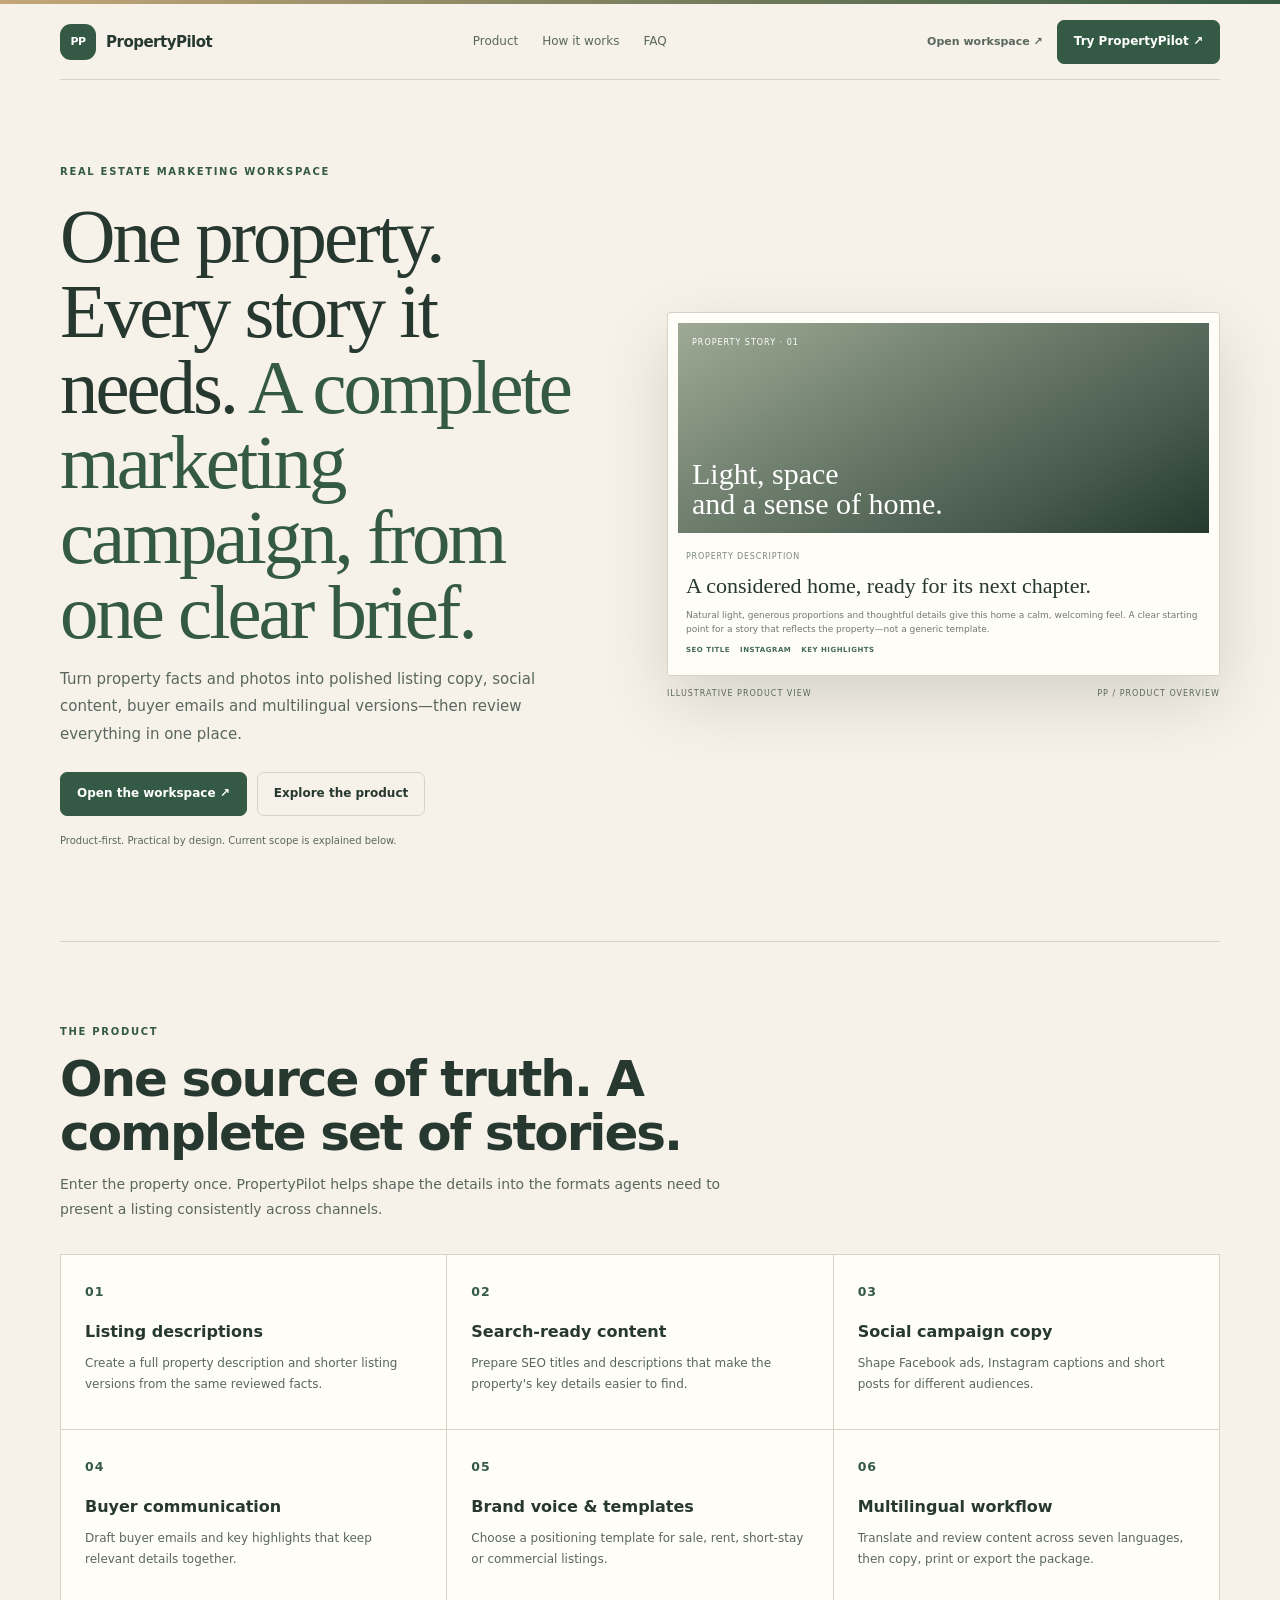
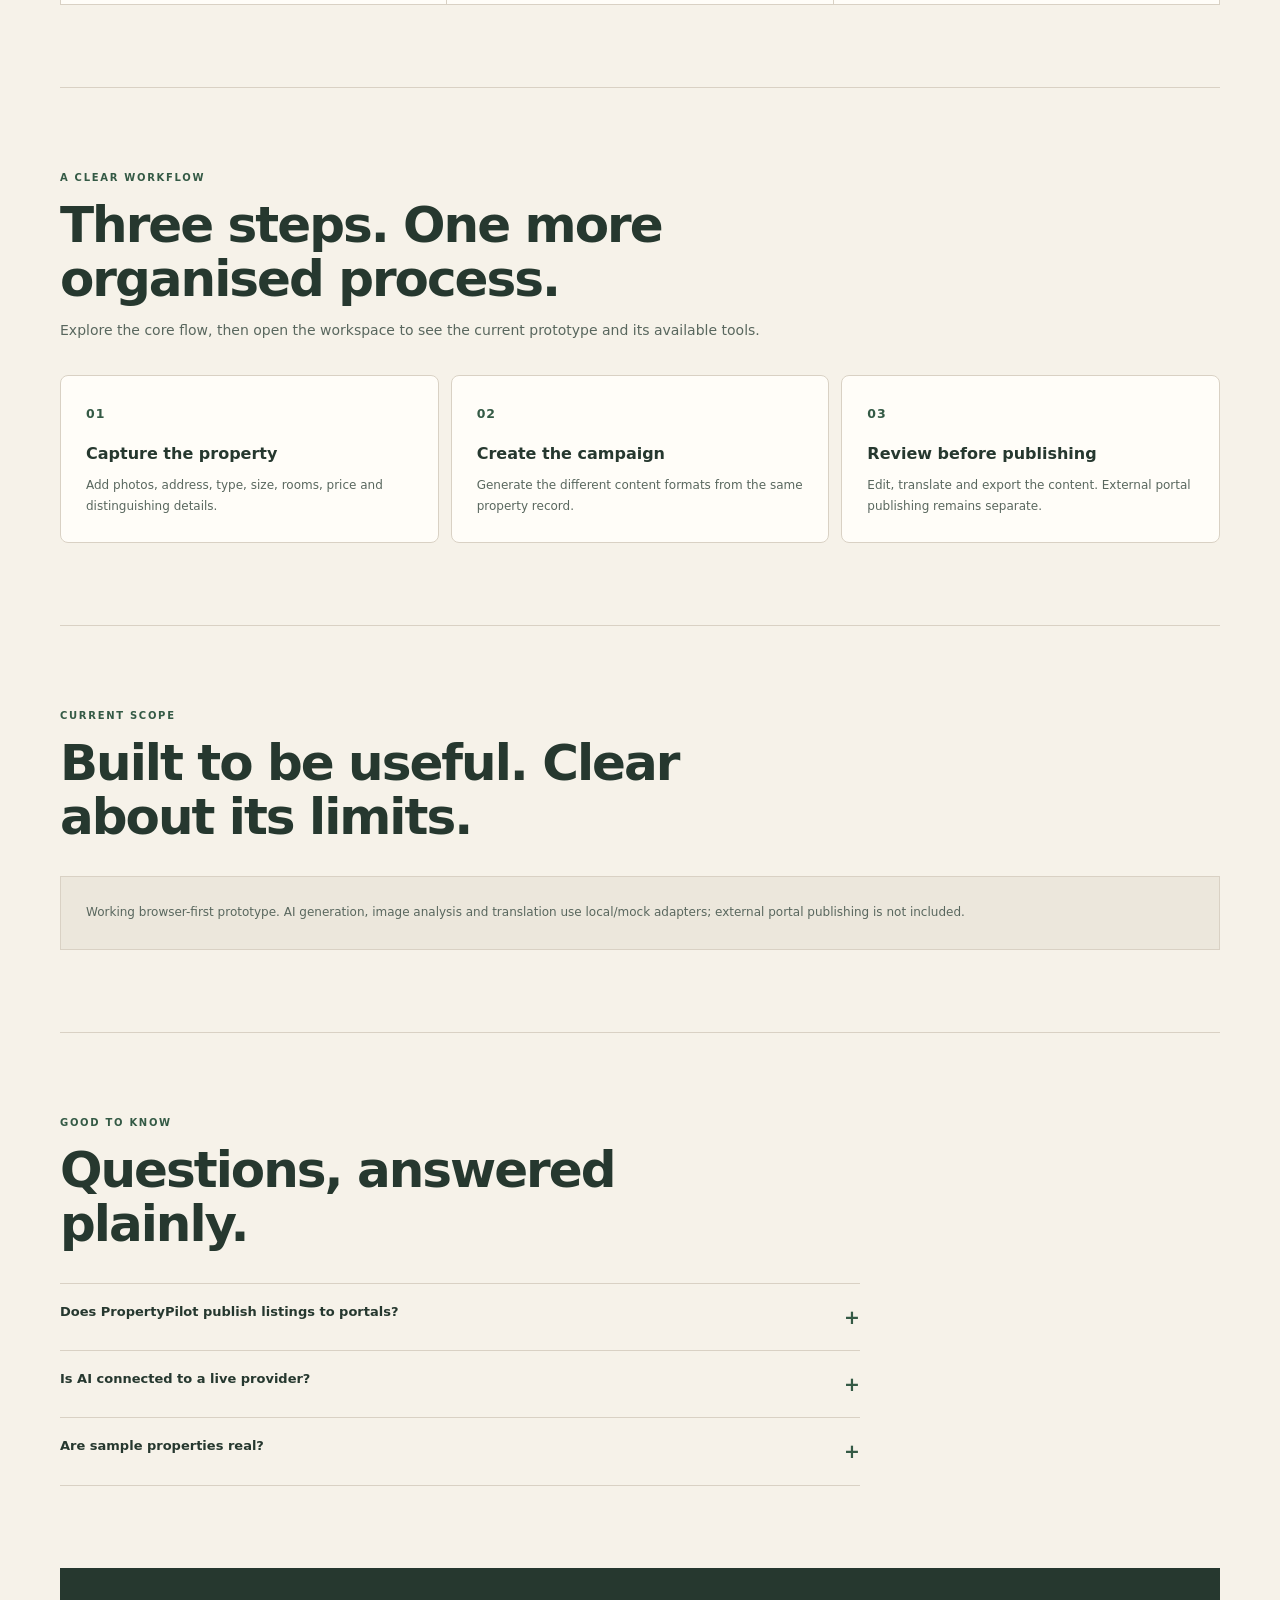
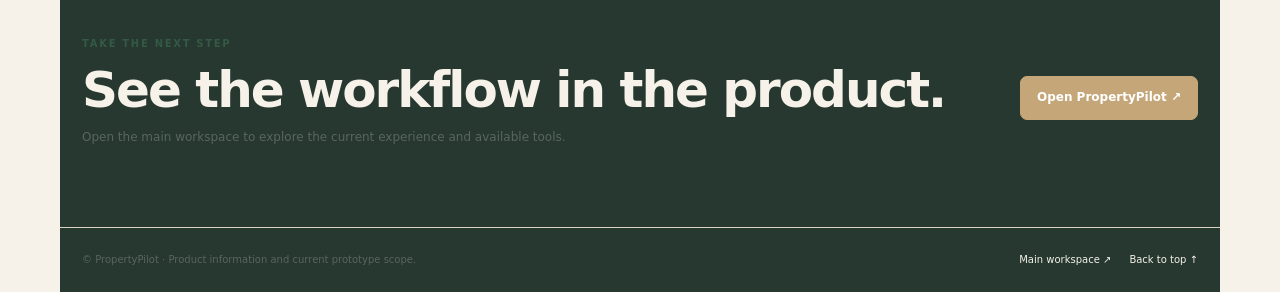
<file: website/index.html>
<!doctype html><html lang="en"><head><meta charset="utf-8"><meta name="viewport" content="width=device-width,initial-scale=1"><meta name="description" content="Turn property facts and photos into polished listing copy, social content, buyer emails and multilingual versions—then review everything in one place."><meta property="og:title" content="PropertyPilot — A complete marketing campaign, from one clear brief."><meta property="og:description" content="Turn property facts and photos into polished listing copy, social content, buyer emails and multilingual versions—then review everything in one place."><title>PropertyPilot — A complete marketing campaign, from one clear brief.</title><style>
*{box-sizing:border-box}html{scroll-behavior:smooth}body{margin:0;font:15px/1.6 Inter,system-ui,sans-serif;background:var(--bg);color:var(--ink)}a{color:inherit;text-decoration:none}.wrap{width:min(1160px,calc(100% - 44px));margin:auto}.topline{height:4px;background:linear-gradient(90deg,var(--accent2),var(--accent))}.nav{height:76px;border-bottom:1px solid var(--line);display:flex;align-items:center;justify-content:space-between;gap:20px}.brand{display:flex;align-items:center;gap:10px;font-weight:850;letter-spacing:-.5px}.mark{width:36px;height:36px;border-radius:11px;background:var(--accent);color:white;display:grid;place-items:center;font-size:11px}.navlinks{display:flex;gap:24px;color:var(--muted);font-size:12px}.navright{display:flex;align-items:center;gap:14px}.navright>a:first-child{font-size:11px;font-weight:700;color:var(--muted)}.btn{display:inline-flex;align-items:center;justify-content:center;min-height:44px;padding:0 16px;border:1px solid var(--line);border-radius:7px;font-size:12px;font-weight:800;transition:.2s}.btn:hover{transform:translateY(-2px);border-color:var(--accent)}.primary{background:var(--accent);border-color:var(--accent);color:var(--button-text)}.hero{display:grid;grid-template-columns:1fr 1fr;gap:54px;align-items:center;padding:84px 0 92px;min-height:600px}.eyebrow{font-size:10px;letter-spacing:1.7px;font-weight:900;color:var(--accent);text-transform:uppercase}.hero h1{font-size:clamp(45px,5.8vw,73px);line-height:1;letter-spacing:-3.8px;margin:19px 0 15px;font-weight:780}.hero h1 em{font-style:normal;color:var(--accent)}.sub{font-size:15px;font-weight:800;margin:0 0 9px}.lead{font-size:15px;color:var(--muted);line-height:1.85;max-width:540px;margin:0 0 23px}.actions{display:flex;gap:10px;flex-wrap:wrap}.hint{font-size:10px;color:var(--muted);margin-top:17px}.visual-caption{display:flex;justify-content:space-between;gap:8px;margin-top:12px;color:var(--muted);font-size:8px;letter-spacing:1px;text-transform:uppercase}.section{padding:82px 0;border-top:1px solid var(--line)}.section-head{max-width:710px;margin-bottom:32px}.section h2{font-size:clamp(34px,4vw,50px);line-height:1.08;letter-spacing:-2px;margin:12px 0}.section-head p{color:var(--muted);font-size:14px;line-height:1.8;margin:0}.features{display:grid;grid-template-columns:repeat(3,1fr);border-top:1px solid var(--line);border-left:1px solid var(--line)}.feature{padding:24px;border-right:1px solid var(--line);border-bottom:1px solid var(--line);min-height:175px;background:var(--surface)}.feature>small,.step>small{color:var(--accent);font-weight:900;letter-spacing:1px}.feature h3,.step h3{font-size:16px;margin:16px 0 8px}.feature p,.step p{font-size:12px;line-height:1.75;color:var(--muted);margin:0}.steps{display:grid;grid-template-columns:repeat(3,1fr);gap:12px}.step{padding:25px;border:1px solid var(--line);background:var(--surface);border-radius:8px}.honesty{padding:25px;border:1px solid var(--line);background:var(--soft);color:var(--muted);font-size:12px;line-height:1.8}.faq{max-width:800px;border-top:1px solid var(--line)}details{border-bottom:1px solid var(--line);padding:18px 0}summary{cursor:pointer;font-weight:750;font-size:13px;list-style:none;display:flex;justify-content:space-between;gap:16px}summary::-webkit-details-marker{display:none}summary:after{content:"+";color:var(--accent);font-size:19px}details[open] summary:after{content:"−"}details p{font-size:12px;color:var(--muted);line-height:1.8}.closing{background:var(--ink);color:var(--bg);padding:68px 0}.closing-inner{display:flex;justify-content:space-between;align-items:center;gap:25px}.closing h2{margin:12px 0;font-size:clamp(32px,4vw,50px);line-height:1.05;letter-spacing:-2px}.closing p{color:var(--muted);font-size:12px}.closing .btn{white-space:nowrap;background:var(--accent2);border-color:var(--accent2);color:var(--button-text)}footer{padding:24px 0;background:var(--ink);color:var(--muted);border-top:1px solid var(--line)}.footer{display:flex;justify-content:space-between;gap:20px;align-items:center;font-size:10px}.footer a{color:var(--bg)}.footerlinks{display:flex;gap:18px}@media(max-width:850px){.hero{grid-template-columns:1fr;gap:36px;padding:62px 0}.features{grid-template-columns:repeat(2,1fr)}.closing-inner{align-items:flex-start;flex-direction:column}}@media(max-width:600px){.wrap{width:calc(100% - 32px)}.nav{height:68px}.navlinks,.navright>a:first-child{display:none}.hero h1{font-size:47px;letter-spacing:-2.5px}.section{padding:62px 0}.features,.steps{grid-template-columns:1fr}.feature,.step{min-height:0}.closing{padding:54px 0}.footer{align-items:flex-start;flex-direction:column}.footerlinks{flex-wrap:wrap}}@media(prefers-reduced-motion:reduce){html{scroll-behavior:auto}*,*:before,*:after{transition:none!important}}
body.skin-editorial{--bg:#f5f6f3;--surface:#fff;--ink:#1d2b25;--muted:#6d7a72;--line:#dfe6e0;--accent:#276b53;--accent2:#b8e6d1;--soft:#edf4ef;--button-text:#fff}
body.skin-technical{--bg:#080d12;--surface:#101922;--ink:#eaf2ed;--muted:#9baba3;--line:#26362e;--accent:#c9f36a;--accent2:#6edbc5;--soft:#14221b;--button-text:#10160d}
body.skin-editorial{--bg:#f6f2e9;--surface:#fffdf8;--ink:#263a30;--muted:#74796e;--line:#e4ded1;--accent:#375947;--accent2:#c5a678;--soft:#ebe8dd;--button-text:#fff}.skin-editorial .hero h1{font:500 clamp(50px,6vw,82px)/.98 Georgia,serif;letter-spacing:-3px}
body.skin-enterprise{--bg:#f3f6fb;--surface:#fff;--ink:#132745;--muted:#65758e;--line:#dbe3ee;--accent:#245fc8;--accent2:#a9c4f4;--soft:#e9f0fb;--button-text:#fff}
body.skin-finance{--bg:#f0f5f1;--surface:#fff;--ink:#17362a;--muted:#6c8175;--line:#d9e6dc;--accent:#17684d;--accent2:#bde8cf;--soft:#e2f1e6;--button-text:#fff}
body.skin-quote{--bg:#f5f5f3;--surface:#fff;--ink:#1e2a3a;--muted:#707b89;--line:#dce1e6;--accent:#315c99;--accent2:#c4d6ee;--soft:#eaf0f7;--button-text:#fff}.skin-quote .hero h1{font:500 clamp(50px,6vw,78px)/1 Georgia,serif}
body.skin-security{--bg:#080b13;--surface:#111725;--ink:#f0f2fa;--muted:#9aa4bb;--line:#292f43;--accent:#b8a0ff;--accent2:#6fd8ed;--soft:#171b31;--button-text:#111}
.terminal,.bid,.margin,.quote,.security,.property{border:1px solid var(--line);background:var(--surface);border-radius:12px;overflow:hidden;box-shadow:0 25px 70px #0002;color:var(--ink);font-size:11px}.term-head,.bid-head,.margin-head,.security-head{display:flex;justify-content:space-between;align-items:center;gap:12px;padding:13px 15px;border-bottom:1px solid var(--line)}.term-head span{color:#db8b75;letter-spacing:2px}.term-head b,.bid-head b,.margin-head b,.security-head b{font-size:10px}.term-head small,.margin-head em,.security-head em{font-size:8px;color:var(--accent);font-style:normal;letter-spacing:.6px}.term-title{padding:16px 16px 7px;font-weight:800}.metrics{display:grid;grid-template-columns:repeat(3,1fr);gap:7px;padding:9px 15px 14px}.metrics>div{background:var(--soft);padding:10px;border-radius:6px}.metrics small,.margin-total small,.security-stats small{display:block;color:var(--muted);font-size:8px;letter-spacing:.6px}.metrics b{display:block;font-size:21px;margin-top:5px}.log{padding:0 15px 13px}.log p{display:grid;grid-template-columns:8px 1fr 1.2fr auto;gap:9px;align-items:center;padding:10px 7px;border-bottom:1px solid var(--line);margin:0}.log p.selected{background:var(--soft)}.log span,.log em{color:var(--muted);font-size:9px}.log em{font-style:normal}.log i{width:7px;height:7px;border-radius:50%;background:#70bd90}.log .warn{background:#d5a34f}.log .bad{background:#dc756d}.term-foot,.audit{border-top:1px solid var(--line);padding:11px 15px;color:var(--muted);font-size:8px;letter-spacing:.7px}.bid{padding-bottom:12px}.bid-head small,.margin-head small,.security-head small{display:block;color:var(--muted);font-size:8px;letter-spacing:.7px;margin-bottom:5px}.bid-head strong{padding:6px 8px;background:#fff0dc;color:#98621f;border-radius:4px;font-size:8px}.bid-label{padding:5px 15px;font-weight:800;font-size:9px}.requirement{display:grid;grid-template-columns:20px 1fr auto;gap:8px;align-items:center;padding:10px 15px;border-top:1px solid var(--line)}.requirement i{font-style:normal;background:#e5f5eb;color:#347b4b;border-radius:50%;width:18px;height:18px;display:grid;place-items:center}.requirement b,.requirement small{display:block}.requirement small{font-size:8px;color:var(--muted)}.requirement em{font-size:8px;color:#347b4b;font-style:normal}.requirement.risk em{color:#b77937}.requirement.risk i{background:#fff0dc;color:#b77937}.progress{height:5px;background:var(--soft);margin:12px 15px}.progress span{display:block;width:82%;height:100%;background:var(--accent)}.sample{text-align:right;display:block;padding:0 15px;color:var(--muted);font-size:7px;letter-spacing:.5px}.margin{padding:0 16px 13px}.margin-head{padding:15px 0}.margin-head small{display:block}.margin-total{display:flex;justify-content:space-between;align-items:end;border-bottom:1px solid var(--line);padding:13px 0}.margin-total b{display:block;color:var(--accent);font-size:32px;letter-spacing:-1px}.margin-total strong{font-size:21px}.bars p{display:grid;grid-template-columns:1fr auto;gap:5px;margin:12px 0}.bars p span{color:var(--muted)}.bars i{grid-column:1/3;height:6px;background:var(--soft);border-radius:4px}.bars u{display:block;height:100%;background:var(--accent);text-decoration:none;border-radius:4px}.margin-controls{display:grid;grid-template-columns:1fr 1fr;gap:12px;border-top:1px solid var(--line);padding-top:13px}.margin-controls label{font-size:8px;color:var(--muted)}.margin-controls b{display:block;color:var(--ink)}.margin-controls input{width:100%;accent-color:var(--accent)}.quote{background:#ecefee;padding:12px}.quote-bar{display:flex;justify-content:space-between;font-size:8px;color:#6a7783;margin-bottom:10px}.quote-paper{padding:20px;background:white;color:#23344a}.quote-logo,.quote-for{display:flex;justify-content:space-between;align-items:center;border-bottom:1px solid #e8ebef;padding-bottom:14px}.quote-logo b{font-size:14px}.quote-logo b span{color:#4772ac}.quote-logo small,.quote-for small,.quote-for span{font-size:8px;color:#7a8797}.quote-for{display:grid;justify-content:start;padding:14px 0;gap:4px}.quote-lines p{display:grid;grid-template-columns:1fr 25px 60px;gap:8px;border-bottom:1px solid #edf0f3;padding:8px 0;margin:0;font-size:8px}.quote-lines p>*:last-child{text-align:right}.quote-total{display:flex;justify-content:space-between;padding-top:13px;font-size:9px}.property{background:#fffdf8;padding:10px;border-radius:3px}.house{height:210px;padding:14px;display:flex;justify-content:space-between;flex-direction:column;color:#fff;background:linear-gradient(150deg,#9eaa94,#46594c 75%,#25392e)}.house span{font-size:8px;letter-spacing:1px}.house b{font:500 30px/1 Georgia,serif}.paper{padding:14px 8px 8px}.paper small{color:#7c897e;font-size:8px;letter-spacing:.8px}.paper h3{font:500 22px Georgia,serif;margin:8px 0}.paper p{font-size:9px;color:#70796f;line-height:1.6}.tags{display:flex;gap:10px;color:#436c52;font-size:7px;letter-spacing:.5px;font-weight:850}.security{padding:0 15px 12px}.security-head{padding:14px 0}.security-stats{display:flex;justify-content:space-between;padding:16px 0}.security-stats b{display:block;font-size:27px;margin-top:4px}.identity{display:grid;grid-template-columns:28px 1fr auto;gap:9px;align-items:center;padding:11px 0;border-top:1px solid var(--line)}.identity i{font-style:normal;width:26px;height:26px;display:grid;place-items:center;background:var(--soft);border-radius:8px;color:var(--accent);font-size:9px}.identity b,.identity small{display:block}.identity small{font-size:8px;color:var(--muted)}.identity strong{font-size:8px;color:#ed9b9e}.skin-security .identity strong{color:#ed9b9e}
</style><style id="micro-motion-and-contrast">
/* Readability: consistent, high-contrast text across each product palette. */
body{ -webkit-font-smoothing:antialiased; text-rendering:optimizeLegibility; }
body.skin-technical{--bg:#0b1118;--surface:#121d27;--ink:#eff5f1;--muted:#aebbb5;--line:#33434d;--accent:#d1ef8a;--accent2:#75ddc9;--soft:#1a2a32;color-scheme:dark}
body.skin-editorial{--bg:#f6f2e9;--surface:#fffdf8;--ink:#26382f;--muted:#59675e;--line:#d9d1c4;--accent:#345a45;--accent2:#c4a678;--soft:#ece7dc;color-scheme:light}
body.skin-enterprise{--bg:#f3f6fb;--surface:#fff;--ink:#142844;--muted:#53657d;--line:#d0dbea;--accent:#245fc8;--accent2:#a9c4f4;--soft:#e9f0fb;color-scheme:light}
body.skin-finance{--bg:#f0f5f1;--surface:#fff;--ink:#18372b;--muted:#596e62;--line:#cddcd1;--accent:#17684d;--accent2:#bde8cf;--soft:#e4f1e7;color-scheme:light}
body.skin-quote{--bg:#f5f5f3;--surface:#fff;--ink:#202d3d;--muted:#536172;--line:#d0d8e1;--accent:#315c99;--accent2:#c4d6ee;--soft:#eaf0f7;color-scheme:light}
body.skin-security{--bg:#0a0d16;--surface:#131a29;--ink:#f1f3fa;--muted:#adb6c9;--line:#353d53;--accent:#c2afff;--accent2:#79dced;--soft:#1b2135;color-scheme:dark}
body .lead,body .section-head p,body .feature p,body .step p,body .honesty,body details p,body .hint,body .navlinks,body .navright>a:first-child{color:var(--muted)}
body .feature h3,body .step h3,body summary{color:var(--ink)}
body .feature,body .step{border-color:var(--line)}
body a:focus-visible,body button:focus-visible,body summary:focus-visible{outline:2px solid var(--accent);outline-offset:4px;border-radius:4px}

/* Small, restrained interactions; no large parallax or distracting loops. */
.btn,.nav a,.feature,.step,summary,.mark,.visual-caption{transition:color .22s ease,background-color .22s ease,border-color .22s ease,box-shadow .22s ease,transform .22s ease}
.feature:hover,.step:hover{transform:translateY(-3px);border-color:var(--accent);box-shadow:0 12px 28px rgba(30,48,40,.08)}
.skin-technical .feature:hover,.skin-security .feature:hover{box-shadow:0 12px 28px rgba(0,0,0,.22)}
.btn:hover{box-shadow:0 8px 20px rgba(30,48,40,.12)}
.hero>div:first-child{animation:hero-copy-in .62s cubic-bezier(.2,.7,.2,1) both}
.hero>div:last-child{animation:hero-preview-in .78s cubic-bezier(.2,.7,.2,1) both}
.hero>div:last-child>:first-child{transform-origin:center;animation:preview-breathe 9s ease-in-out 1s infinite}
@keyframes hero-copy-in{from{opacity:0;transform:translateY(13px)}to{opacity:1;transform:translateY(0)}}
@keyframes hero-preview-in{from{opacity:0;transform:translateY(18px) scale(.99)}to{opacity:1;transform:translateY(0) scale(1)}}
@keyframes preview-breathe{0%,100%{transform:translateY(0)}50%{transform:translateY(-4px)}}
html.motion-enabled .motion-reveal{opacity:0;transform:translateY(17px);transition:opacity .58s ease,transform .58s cubic-bezier(.2,.7,.2,1)}
html.motion-enabled .motion-reveal.is-visible{opacity:1;transform:translateY(0)}
@media(hover:hover){.navlinks a:hover,.footer a:hover{color:var(--accent)}.mark:hover{transform:rotate(-5deg) scale(1.04)}}
@media(prefers-reduced-motion:reduce){html{scroll-behavior:auto}*,*:before,*:after{animation:none!important;transition:none!important;scroll-behavior:auto!important}html.motion-enabled .motion-reveal{opacity:1!important;transform:none!important}}
</style>
</head><body class="skin-editorial"><div class="topline"></div><div class="wrap">
<nav class="nav"><a class="brand" href="#top"><span class="mark">PP</span>PropertyPilot</a><div class="navlinks"><a href="#product">Product</a><a href="#workflow">How it works</a><a href="#faq">FAQ</a></div><div class="navright"><a href="https://dmytri595-design.github.io/ropertyPilot/" target="_blank" rel="noopener">Open workspace ↗</a><a class="btn primary" href="https://dmytri595-design.github.io/ropertyPilot/" target="_blank" rel="noopener">Try PropertyPilot ↗</a></div></nav>
<main id="top"><section class="hero"><div><div class="eyebrow">REAL ESTATE MARKETING WORKSPACE</div><h1>One property. Every story it needs. <em>A complete marketing campaign, from one clear brief.</em></h1><p class="lead">Turn property facts and photos into polished listing copy, social content, buyer emails and multilingual versions—then review everything in one place.</p><div class="actions"><a class="btn primary" href="https://dmytri595-design.github.io/ropertyPilot/" target="_blank" rel="noopener">Open the workspace ↗</a><a class="btn" href="#product">Explore the product</a></div><div class="hint">Product-first. Practical by design. Current scope is explained below.</div></div><div><div class="property"><div class="house"><span>PROPERTY STORY · 01</span><b>Light, space<br>and a sense of home.</b></div><div class="paper"><small>PROPERTY DESCRIPTION</small><h3>A considered home, ready for its next chapter.</h3><p>Natural light, generous proportions and thoughtful details give this home a calm, welcoming feel. A clear starting point for a story that reflects the property—not a generic template.</p><div class="tags"><span>SEO TITLE</span><span>INSTAGRAM</span><span>KEY HIGHLIGHTS</span></div></div></div><div class="visual-caption"><span>Illustrative product view</span><span>PP / PRODUCT OVERVIEW</span></div></div></section>
<section class="section" id="product"><div class="section-head"><div class="eyebrow">THE PRODUCT</div><h2>One source of truth. A complete set of stories.</h2><p>Enter the property once. PropertyPilot helps shape the details into the formats agents need to present a listing consistently across channels.</p></div><div class="features"><article class="feature"><small>01</small><h3>Listing descriptions</h3><p>Create a full property description and shorter listing versions from the same reviewed facts.</p></article><article class="feature"><small>02</small><h3>Search-ready content</h3><p>Prepare SEO titles and descriptions that make the property's key details easier to find.</p></article><article class="feature"><small>03</small><h3>Social campaign copy</h3><p>Shape Facebook ads, Instagram captions and short posts for different audiences.</p></article><article class="feature"><small>04</small><h3>Buyer communication</h3><p>Draft buyer emails and key highlights that keep relevant details together.</p></article><article class="feature"><small>05</small><h3>Brand voice &amp; templates</h3><p>Choose a positioning template for sale, rent, short-stay or commercial listings.</p></article><article class="feature"><small>06</small><h3>Multilingual workflow</h3><p>Translate and review content across seven languages, then copy, print or export the package.</p></article></div></section>
<section class="section" id="workflow"><div class="section-head"><div class="eyebrow">A CLEAR WORKFLOW</div><h2>Three steps. One more organised process.</h2><p>Explore the core flow, then open the workspace to see the current prototype and its available tools.</p></div><div class="steps"><article class="step"><small>01</small><h3>Capture the property</h3><p>Add photos, address, type, size, rooms, price and distinguishing details.</p></article><article class="step"><small>02</small><h3>Create the campaign</h3><p>Generate the different content formats from the same property record.</p></article><article class="step"><small>03</small><h3>Review before publishing</h3><p>Edit, translate and export the content. External portal publishing remains separate.</p></article></div></section>
<section class="section"><div class="section-head"><div class="eyebrow">CURRENT SCOPE</div><h2>Built to be useful. Clear about its limits.</h2></div><div class="honesty">Working browser-first prototype. AI generation, image analysis and translation use local/mock adapters; external portal publishing is not included.</div></section>
<section class="section" id="faq"><div class="section-head"><div class="eyebrow">GOOD TO KNOW</div><h2>Questions, answered plainly.</h2></div><div class="faq"><details><summary>Does PropertyPilot publish listings to portals?</summary><p>No. The prototype prepares content and tracks local status. External portal publishing is not implemented.</p></details><details><summary>Is AI connected to a live provider?</summary><p>No. The current prototype uses local/mock generation and translation adapters.</p></details><details><summary>Are sample properties real?</summary><p>No. Seeded properties, contacts, prices and addresses are fictional demo data.</p></details></div></section>
<section class="closing"><div class="wrap closing-inner"><div><div class="eyebrow">TAKE THE NEXT STEP</div><h2>See the workflow in the product.</h2><p>Open the main workspace to explore the current experience and available tools.</p></div><a class="btn" href="https://dmytri595-design.github.io/ropertyPilot/" target="_blank" rel="noopener">Open PropertyPilot ↗</a></div></section></main>
<footer><div class="wrap footer"><span>© PropertyPilot · Product information and current prototype scope.</span><div class="footerlinks"><a href="https://dmytri595-design.github.io/ropertyPilot/" target="_blank" rel="noopener">Main workspace ↗</a><a href="#top">Back to top ↑</a></div></div></footer></div><script id="micro-motion-init">
(()=>{const reduced=window.matchMedia&&window.matchMedia("(prefers-reduced-motion: reduce)").matches;if(reduced||!("IntersectionObserver" in window))return;const selectors=[".section-head",".feature",".step",".honesty",".faq details",".closing-inner",".visual-caption"];const nodes=[...new Set(selectors.flatMap(s=>Array.from(document.querySelectorAll(s))))];nodes.forEach((el,i)=>{el.classList.add("motion-reveal");if(el.matches(".feature,.step"))el.style.transitionDelay=((i%3)*65)+"ms"});document.documentElement.classList.add("motion-enabled");const observer=new IntersectionObserver((entries)=>{entries.forEach(entry=>{if(entry.isIntersecting){entry.target.classList.add("is-visible");observer.unobserve(entry.target)}})},{threshold:.12,rootMargin:"0px 0px -34px 0px"});nodes.forEach(el=>observer.observe(el))})();
</script>
</body></html>
</file>
